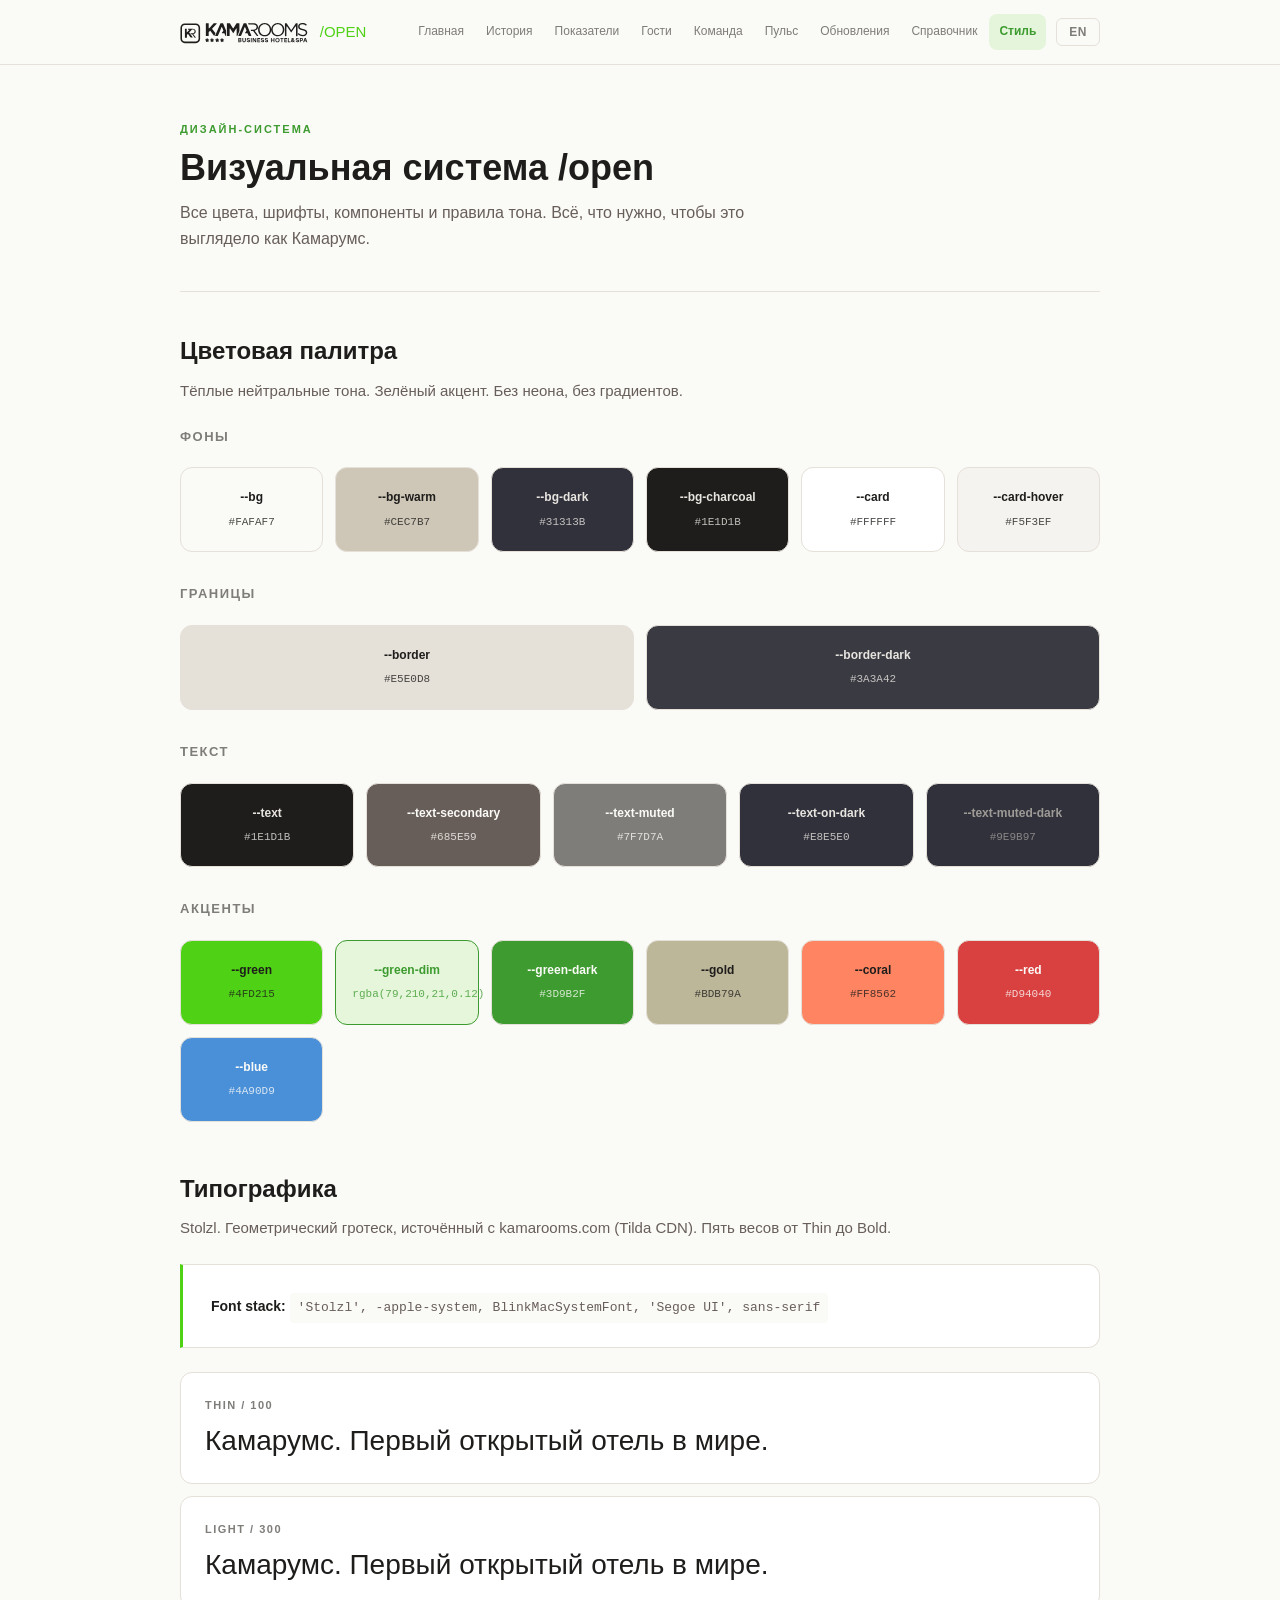
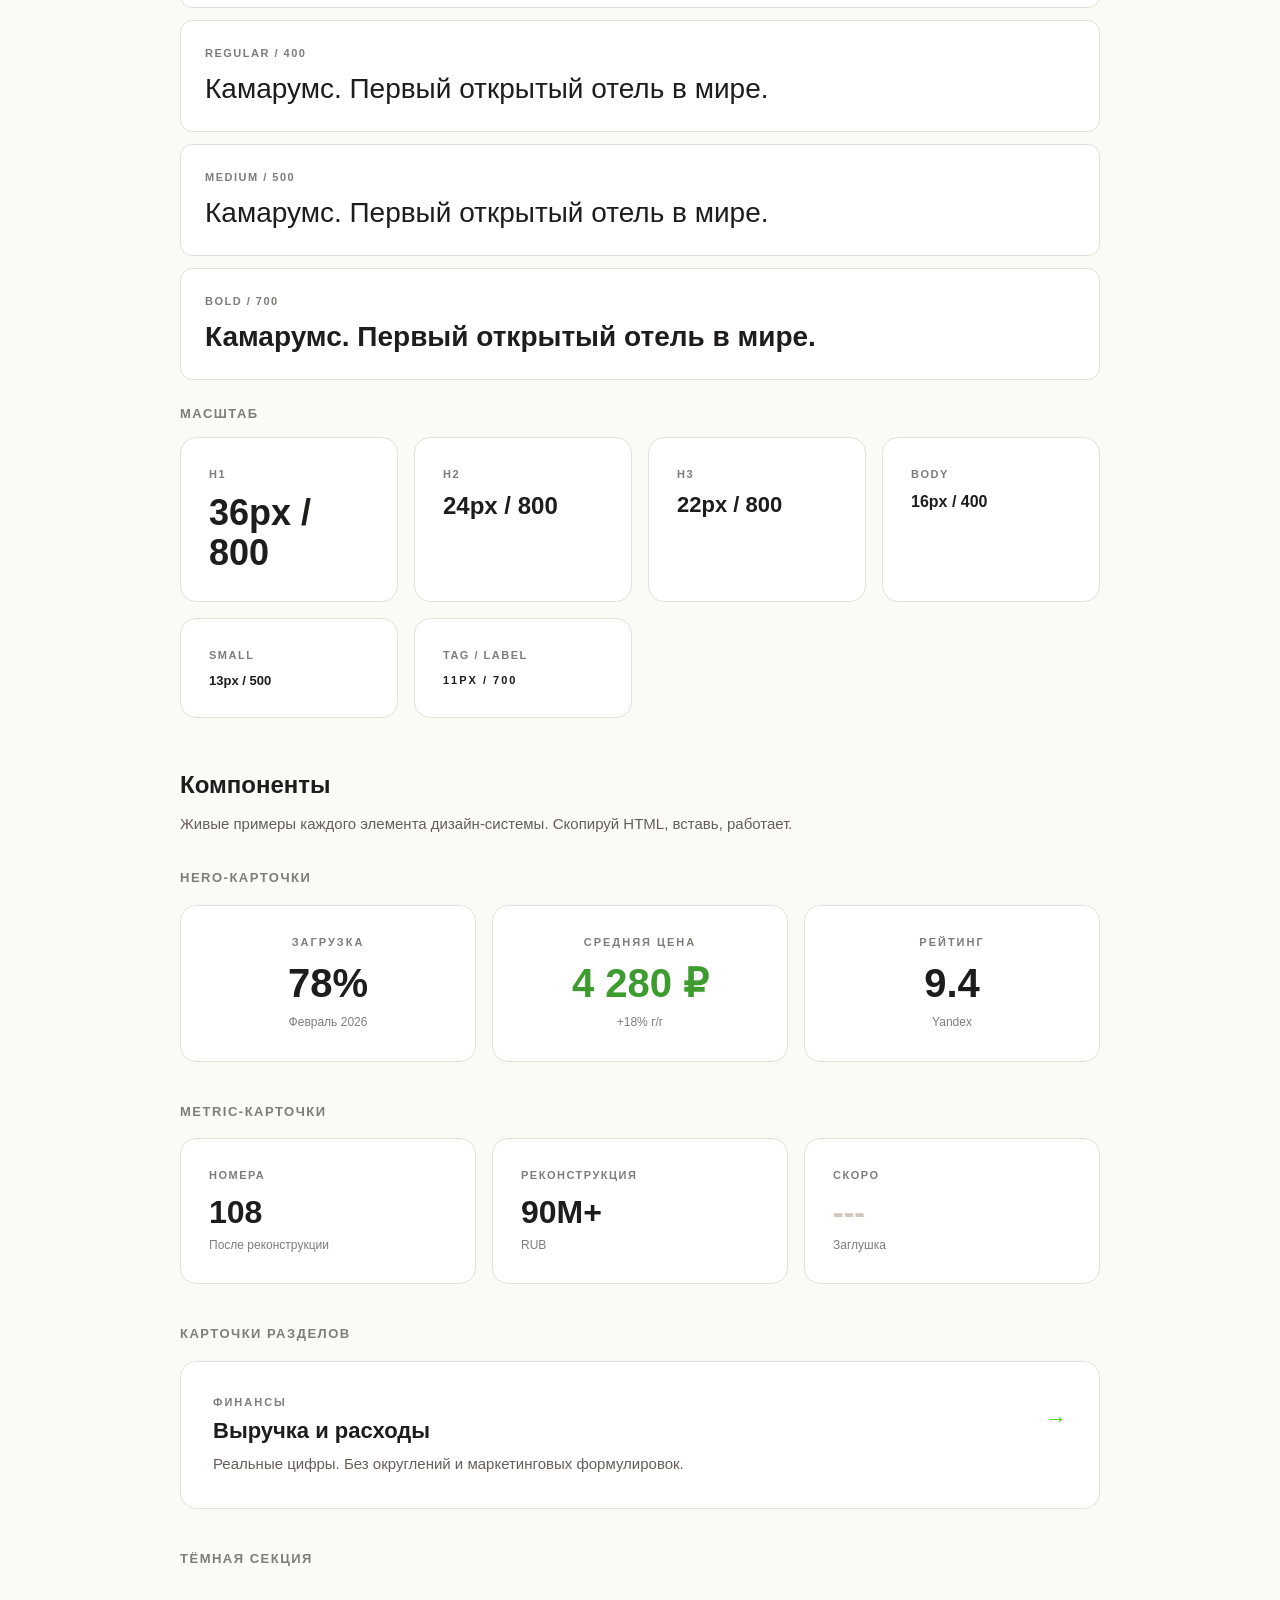
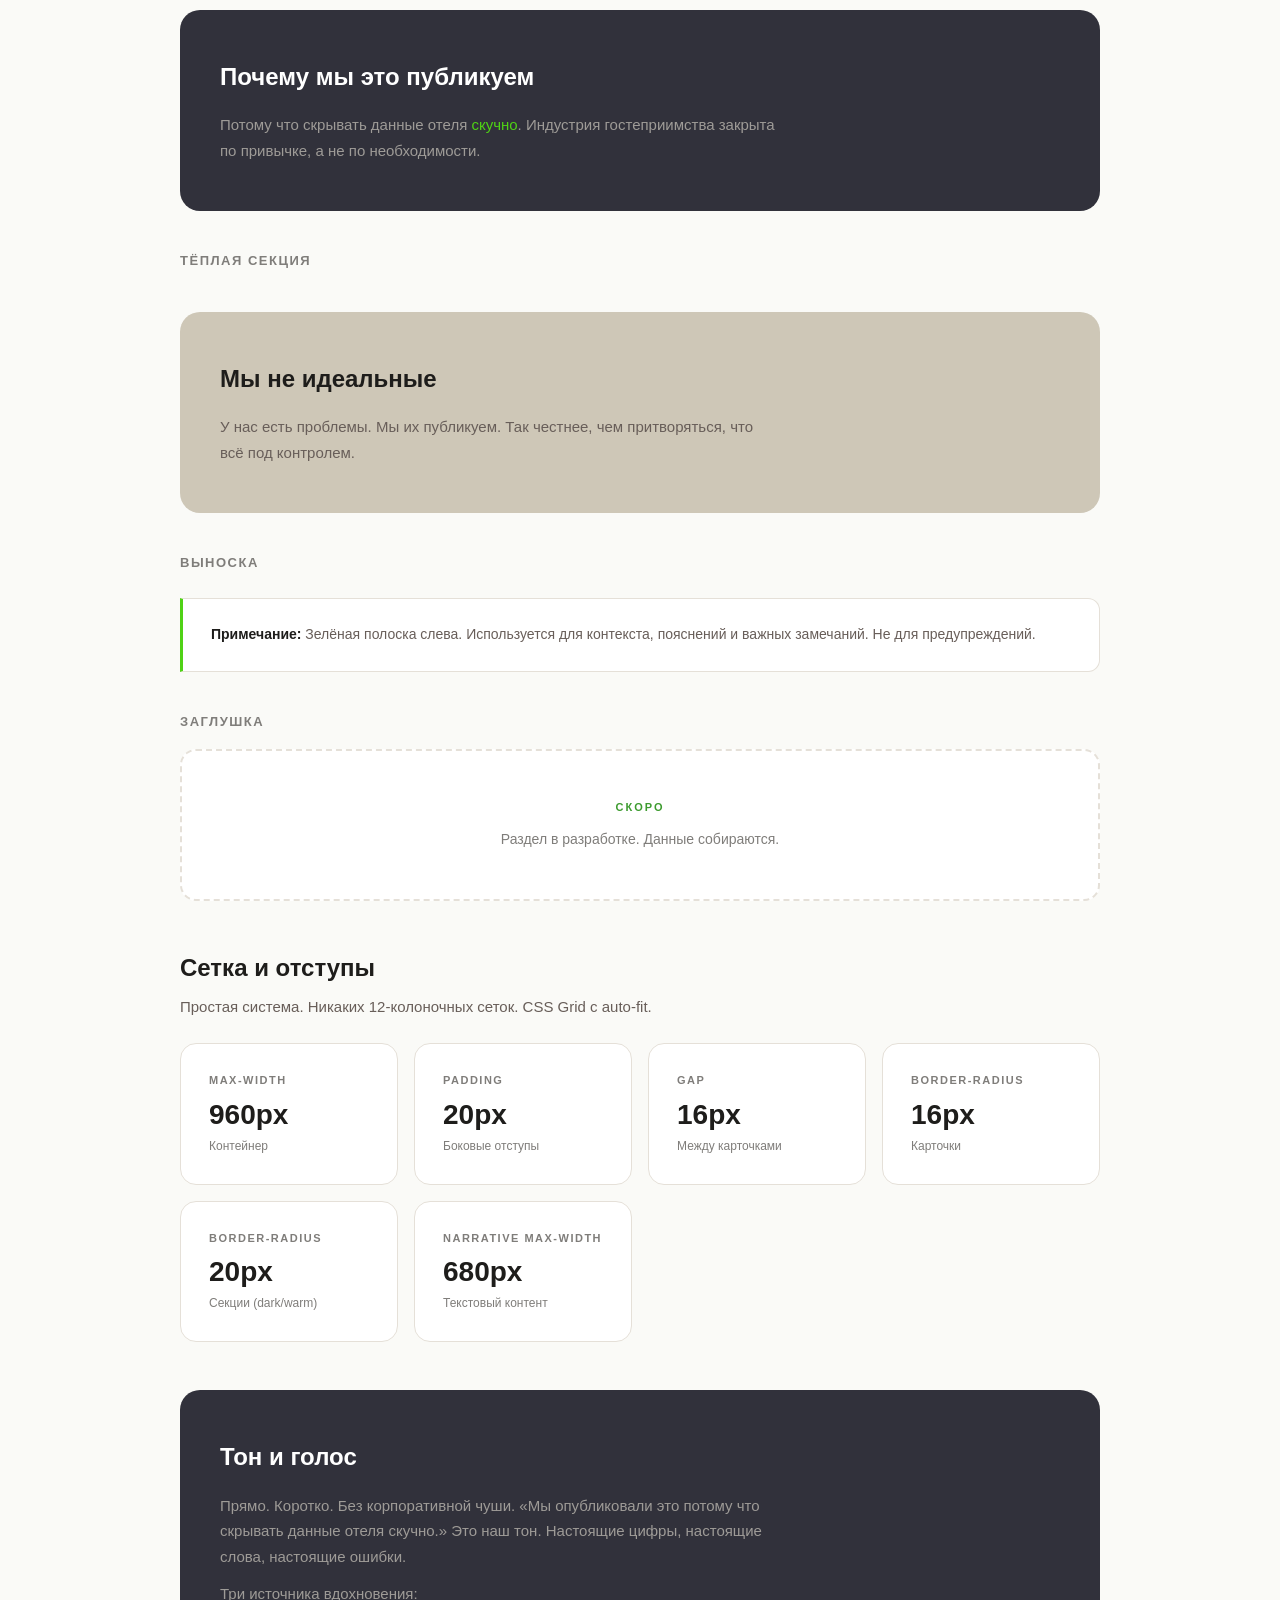
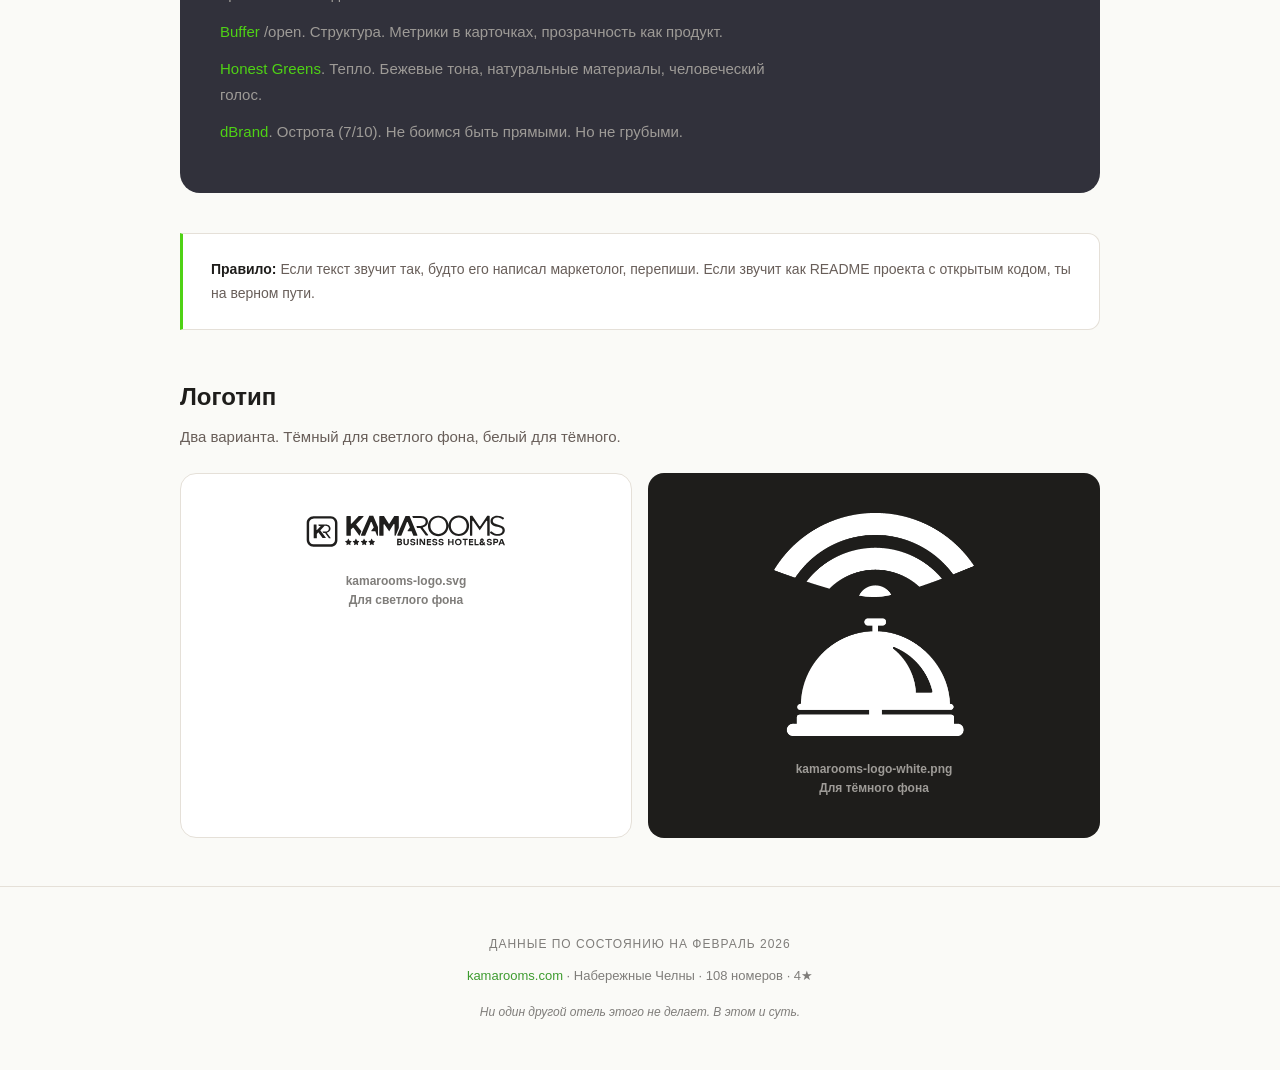
<file: brandguide.html>
<!DOCTYPE html>
<html lang="ru">
<head>
<meta charset="UTF-8">
<meta name="viewport" content="width=device-width, initial-scale=1.0">
<title>KamaRooms /open — Brand Guide</title>
<meta name="description" content="Visual identity and design system for the KamaRooms /open transparency dashboard.">
<link rel="icon" href="assets/favicon.ico">
<link rel="stylesheet" href="assets/style.css">
</head>
<body>

<nav>
  <div class="nav-inner">
    <a href="index.html" class="nav-brand">
      <img src="assets/kamarooms-logo.svg" alt="KamaRooms" style="height: 22px; display: inline-block; vertical-align: middle; margin-right: 6px;">
      <span>/open</span>
    </a>
    <div class="nav-links">
      <a href="index.html"><span lang="ru">Главная</span><span lang="en">Home</span></a>
      <a href="story.html"><span lang="ru">История</span><span lang="en">Story</span></a>
      <a href="performance.html"><span lang="ru">Показатели</span><span lang="en">Performance</span></a>
      <a href="guests.html"><span lang="ru">Гости</span><span lang="en">Guests</span></a>
      <a href="team.html"><span lang="ru">Команда</span><span lang="en">Team</span></a>
      <a href="pulse.html"><span lang="ru">Пульс</span><span lang="en">Pulse</span></a>
      <a href="updates.html"><span lang="ru">Обновления</span><span lang="en">Updates</span></a>
      <a href="handbook.html"><span lang="ru">Справочник</span><span lang="en">Handbook</span></a>
      <a href="brandguide.html" class="active"><span lang="ru">Стиль</span><span lang="en">Brand</span></a>
      <button class="lang-toggle" aria-label="Switch language">EN</button>
    </div>
  </div>
</nav>

<div class="container">

<!-- ── Page Header ── -->
<div class="page-header">
  <div class="tag"><span lang="ru">Дизайн-система</span><span lang="en">Design System</span></div>
  <h1><span lang="ru">Визуальная система /open</span><span lang="en">/open Visual Identity</span></h1>
  <p class="subtitle">
    <span lang="ru">Все цвета, шрифты, компоненты и правила тона. Всё, что нужно, чтобы это выглядело как Камарумс.</span>
    <span lang="en">Every color, font, component, and tone rule. Everything needed to make it look like KamaRooms.</span>
  </p>
</div>

<!-- ══════════════════════════════════════════════ -->
<!-- 1. COLOR PALETTE                               -->
<!-- ══════════════════════════════════════════════ -->
<section style="margin-bottom: 48px;">
  <h2 style="font-size: 24px; font-weight: 800; margin-bottom: 8px;">
    <span lang="ru">Цветовая палитра</span><span lang="en">Color Palette</span>
  </h2>
  <p style="color: var(--text-secondary); font-size: 15px; margin-bottom: 24px;">
    <span lang="ru">Тёплые нейтральные тона. Зелёный акцент. Без неона, без градиентов.</span>
    <span lang="en">Warm neutrals. Green accent. No neon, no gradients.</span>
  </p>

  <!-- Backgrounds -->
  <h3 style="font-size: 13px; font-weight: 700; text-transform: uppercase; letter-spacing: 1.5px; color: var(--text-muted); margin-bottom: 12px;">
    <span lang="ru">Фоны</span><span lang="en">Backgrounds</span>
  </h3>
  <div class="swatch-grid">
    <div class="swatch" style="background: #FAFAF7; color: #1E1D1B;">
      --bg<div class="hex">#FAFAF7</div>
    </div>
    <div class="swatch" style="background: #CEC7B7; color: #1E1D1B;">
      --bg-warm<div class="hex">#CEC7B7</div>
    </div>
    <div class="swatch" style="background: #31313B; color: #E8E5E0;">
      --bg-dark<div class="hex">#31313B</div>
    </div>
    <div class="swatch" style="background: #1E1D1B; color: #E8E5E0;">
      --bg-charcoal<div class="hex">#1E1D1B</div>
    </div>
    <div class="swatch" style="background: #FFFFFF; color: #1E1D1B;">
      --card<div class="hex">#FFFFFF</div>
    </div>
    <div class="swatch" style="background: #F5F3EF; color: #1E1D1B;">
      --card-hover<div class="hex">#F5F3EF</div>
    </div>
  </div>

  <!-- Borders -->
  <h3 style="font-size: 13px; font-weight: 700; text-transform: uppercase; letter-spacing: 1.5px; color: var(--text-muted); margin-bottom: 12px;">
    <span lang="ru">Границы</span><span lang="en">Borders</span>
  </h3>
  <div class="swatch-grid">
    <div class="swatch" style="background: #E5E0D8; color: #1E1D1B;">
      --border<div class="hex">#E5E0D8</div>
    </div>
    <div class="swatch" style="background: #3A3A42; color: #E8E5E0;">
      --border-dark<div class="hex">#3A3A42</div>
    </div>
  </div>

  <!-- Text -->
  <h3 style="font-size: 13px; font-weight: 700; text-transform: uppercase; letter-spacing: 1.5px; color: var(--text-muted); margin-bottom: 12px;">
    <span lang="ru">Текст</span><span lang="en">Text</span>
  </h3>
  <div class="swatch-grid">
    <div class="swatch" style="background: #1E1D1B; color: #E8E5E0;">
      --text<div class="hex">#1E1D1B</div>
    </div>
    <div class="swatch" style="background: #685E59; color: #FAFAF7;">
      --text-secondary<div class="hex">#685E59</div>
    </div>
    <div class="swatch" style="background: #7F7D7A; color: #FAFAF7;">
      --text-muted<div class="hex">#7F7D7A</div>
    </div>
    <div class="swatch" style="background: #31313B; color: #E8E5E0;">
      --text-on-dark<div class="hex">#E8E5E0</div>
    </div>
    <div class="swatch" style="background: #31313B; color: #9E9B97;">
      --text-muted-dark<div class="hex">#9E9B97</div>
    </div>
  </div>

  <!-- Accents -->
  <h3 style="font-size: 13px; font-weight: 700; text-transform: uppercase; letter-spacing: 1.5px; color: var(--text-muted); margin-bottom: 12px;">
    <span lang="ru">Акценты</span><span lang="en">Accents</span>
  </h3>
  <div class="swatch-grid">
    <div class="swatch" style="background: #4FD215; color: #1E1D1B;">
      --green<div class="hex">#4FD215</div>
    </div>
    <div class="swatch" style="background: rgba(79,210,21,0.12); color: #3D9B2F; border-color: #3D9B2F;">
      --green-dim<div class="hex">rgba(79,210,21,0.12)</div>
    </div>
    <div class="swatch" style="background: #3D9B2F; color: #FAFAF7;">
      --green-dark<div class="hex">#3D9B2F</div>
    </div>
    <div class="swatch" style="background: #BDB79A; color: #1E1D1B;">
      --gold<div class="hex">#BDB79A</div>
    </div>
    <div class="swatch" style="background: #FF8562; color: #1E1D1B;">
      --coral<div class="hex">#FF8562</div>
    </div>
    <div class="swatch" style="background: #D94040; color: #FAFAF7;">
      --red<div class="hex">#D94040</div>
    </div>
    <div class="swatch" style="background: #4A90D9; color: #FAFAF7;">
      --blue<div class="hex">#4A90D9</div>
    </div>
  </div>
</section>

<!-- ══════════════════════════════════════════════ -->
<!-- 2. TYPOGRAPHY                                  -->
<!-- ══════════════════════════════════════════════ -->
<section style="margin-bottom: 48px;">
  <h2 style="font-size: 24px; font-weight: 800; margin-bottom: 8px;">
    <span lang="ru">Типографика</span><span lang="en">Typography</span>
  </h2>
  <p style="color: var(--text-secondary); font-size: 15px; margin-bottom: 24px;">
    <span lang="ru">Stolzl. Геометрический гротеск, источённый с kamarooms.com (Tilda CDN). Пять весов от Thin до Bold.</span>
    <span lang="en">Stolzl. Geometric sans-serif, sourced from kamarooms.com (Tilda CDN). Five weights from Thin to Bold.</span>
  </p>

  <div class="callout" style="margin-bottom: 24px;">
    <strong>Font stack:</strong>
    <code style="font-size: 13px; background: var(--bg); padding: 4px 8px; border-radius: 4px; display: inline-block; margin-top: 4px;">
      'Stolzl', -apple-system, BlinkMacSystemFont, 'Segoe UI', sans-serif
    </code>
  </div>

  <div class="font-sample">
    <div class="weight-label">Thin / 100</div>
    <p style="font-weight: 100; font-size: 28px; line-height: 1.3;">
      <span lang="ru">Камарумс. Первый открытый отель в мире.</span>
      <span lang="en">KamaRooms. The world's first open hotel.</span>
    </p>
  </div>

  <div class="font-sample">
    <div class="weight-label">Light / 300</div>
    <p style="font-weight: 300; font-size: 28px; line-height: 1.3;">
      <span lang="ru">Камарумс. Первый открытый отель в мире.</span>
      <span lang="en">KamaRooms. The world's first open hotel.</span>
    </p>
  </div>

  <div class="font-sample">
    <div class="weight-label">Regular / 400</div>
    <p style="font-weight: 400; font-size: 28px; line-height: 1.3;">
      <span lang="ru">Камарумс. Первый открытый отель в мире.</span>
      <span lang="en">KamaRooms. The world's first open hotel.</span>
    </p>
  </div>

  <div class="font-sample">
    <div class="weight-label">Medium / 500</div>
    <p style="font-weight: 500; font-size: 28px; line-height: 1.3;">
      <span lang="ru">Камарумс. Первый открытый отель в мире.</span>
      <span lang="en">KamaRooms. The world's first open hotel.</span>
    </p>
  </div>

  <div class="font-sample">
    <div class="weight-label">Bold / 700</div>
    <p style="font-weight: 700; font-size: 28px; line-height: 1.3;">
      <span lang="ru">Камарумс. Первый открытый отель в мире.</span>
      <span lang="en">KamaRooms. The world's first open hotel.</span>
    </p>
  </div>

  <div style="margin-top: 24px;">
    <h3 style="font-size: 13px; font-weight: 700; text-transform: uppercase; letter-spacing: 1.5px; color: var(--text-muted); margin-bottom: 12px;">
      <span lang="ru">Масштаб</span><span lang="en">Scale</span>
    </h3>
    <div class="metric-grid">
      <div class="metric-card">
        <div class="label">H1</div>
        <div class="value" style="font-size: 36px;">36px / 800</div>
      </div>
      <div class="metric-card">
        <div class="label">H2</div>
        <div class="value" style="font-size: 24px;">24px / 800</div>
      </div>
      <div class="metric-card">
        <div class="label">H3</div>
        <div class="value" style="font-size: 22px;">22px / 800</div>
      </div>
      <div class="metric-card">
        <div class="label">Body</div>
        <div class="value" style="font-size: 16px;">16px / 400</div>
      </div>
      <div class="metric-card">
        <div class="label">Small</div>
        <div class="value" style="font-size: 13px;">13px / 500</div>
      </div>
      <div class="metric-card">
        <div class="label">Tag / Label</div>
        <div class="value" style="font-size: 11px; text-transform: uppercase; letter-spacing: 2px;">11px / 700</div>
      </div>
    </div>
  </div>
</section>

<!-- ══════════════════════════════════════════════ -->
<!-- 3. COMPONENT PATTERNS                          -->
<!-- ══════════════════════════════════════════════ -->
<section style="margin-bottom: 48px;">
  <h2 style="font-size: 24px; font-weight: 800; margin-bottom: 8px;">
    <span lang="ru">Компоненты</span><span lang="en">Components</span>
  </h2>
  <p style="color: var(--text-secondary); font-size: 15px; margin-bottom: 32px;">
    <span lang="ru">Живые примеры каждого элемента дизайн-системы. Скопируй HTML, вставь, работает.</span>
    <span lang="en">Live examples of every design system element. Copy the HTML, paste, it works.</span>
  </p>

  <!-- Hero Cards -->
  <h3 style="font-size: 13px; font-weight: 700; text-transform: uppercase; letter-spacing: 1.5px; color: var(--text-muted); margin-bottom: 16px;">
    <span lang="ru">Hero-карточки</span><span lang="en">Hero Cards</span>
  </h3>
  <div class="hero-grid" style="margin-bottom: 40px;">
    <div class="hero-card">
      <div class="label"><span lang="ru">Загрузка</span><span lang="en">Occupancy</span></div>
      <div class="value">78%</div>
      <div class="context"><span lang="ru">Февраль 2026</span><span lang="en">February 2026</span></div>
    </div>
    <div class="hero-card">
      <div class="label"><span lang="ru">Средняя цена</span><span lang="en">ADR</span></div>
      <div class="value" style="color: var(--green-dark);">4 280 &#8381;</div>
      <div class="context"><span lang="ru">+18% г/г</span><span lang="en">+18% YoY</span></div>
    </div>
    <div class="hero-card">
      <div class="label"><span lang="ru">Рейтинг</span><span lang="en">Rating</span></div>
      <div class="value">9.4</div>
      <div class="context">Yandex</div>
    </div>
  </div>

  <!-- Metric Cards -->
  <h3 style="font-size: 13px; font-weight: 700; text-transform: uppercase; letter-spacing: 1.5px; color: var(--text-muted); margin-bottom: 16px;">
    <span lang="ru">Metric-карточки</span><span lang="en">Metric Cards</span>
  </h3>
  <div class="metric-grid" style="margin-bottom: 40px;">
    <div class="metric-card">
      <div class="label"><span lang="ru">Номера</span><span lang="en">Rooms</span></div>
      <div class="value">108</div>
      <div class="sublabel"><span lang="ru">После реконструкции</span><span lang="en">Post-reconstruction</span></div>
    </div>
    <div class="metric-card">
      <div class="label"><span lang="ru">Реконструкция</span><span lang="en">Rebuild Cost</span></div>
      <div class="value">90M+</div>
      <div class="sublabel">RUB</div>
    </div>
    <div class="metric-card placeholder">
      <div class="label"><span lang="ru">Скоро</span><span lang="en">Coming</span></div>
      <div class="value">---</div>
      <div class="sublabel"><span lang="ru">Заглушка</span><span lang="en">Placeholder state</span></div>
    </div>
  </div>

  <!-- Section Card -->
  <h3 style="font-size: 13px; font-weight: 700; text-transform: uppercase; letter-spacing: 1.5px; color: var(--text-muted); margin-bottom: 16px;">
    <span lang="ru">Карточки разделов</span><span lang="en">Section Cards</span>
  </h3>
  <a href="#" class="section-card" style="margin-bottom: 40px;" onclick="return false;">
    <div class="section-card-header">
      <div>
        <div class="tag"><span lang="ru">Финансы</span><span lang="en">Financials</span></div>
        <h3><span lang="ru">Выручка и расходы</span><span lang="en">Revenue and Costs</span></h3>
      </div>
      <span class="arrow">&rarr;</span>
    </div>
    <p><span lang="ru">Реальные цифры. Без округлений и маркетинговых формулировок.</span><span lang="en">Real numbers. No rounding, no marketing spin.</span></p>
  </a>

  <!-- Dark Section -->
  <h3 style="font-size: 13px; font-weight: 700; text-transform: uppercase; letter-spacing: 1.5px; color: var(--text-muted); margin-bottom: 16px;">
    <span lang="ru">Тёмная секция</span><span lang="en">Dark Section</span>
  </h3>
  <div class="dark-section" style="margin-bottom: 40px;">
    <h3><span lang="ru">Почему мы это публикуем</span><span lang="en">Why we publish this</span></h3>
    <p><span lang="ru">Потому что скрывать данные отеля <span class="accent">скучно</span>. Индустрия гостеприимства закрыта по привычке, а не по необходимости.</span><span lang="en">Because hiding hotel data is <span class="accent">boring</span>. Hospitality is closed by habit, not necessity.</span></p>
  </div>

  <!-- Warm Section -->
  <h3 style="font-size: 13px; font-weight: 700; text-transform: uppercase; letter-spacing: 1.5px; color: var(--text-muted); margin-bottom: 16px;">
    <span lang="ru">Тёплая секция</span><span lang="en">Warm Section</span>
  </h3>
  <div class="warm-section" style="margin-bottom: 40px;">
    <h3><span lang="ru">Мы не идеальные</span><span lang="en">We are not perfect</span></h3>
    <p><span lang="ru">У нас есть проблемы. Мы их публикуем. Так честнее, чем притворяться, что всё под контролем.</span><span lang="en">We have problems. We publish them. That is more honest than pretending everything is under control.</span></p>
  </div>

  <!-- Callout Box -->
  <h3 style="font-size: 13px; font-weight: 700; text-transform: uppercase; letter-spacing: 1.5px; color: var(--text-muted); margin-bottom: 16px;">
    <span lang="ru">Выноска</span><span lang="en">Callout Box</span>
  </h3>
  <div class="callout" style="margin-bottom: 40px;">
    <strong><span lang="ru">Примечание:</span><span lang="en">Note:</span></strong>
    <span lang="ru">Зелёная полоска слева. Используется для контекста, пояснений и важных замечаний. Не для предупреждений.</span>
    <span lang="en">Green left border. Used for context, clarifications, and important notes. Not for warnings.</span>
  </div>

  <!-- Coming Soon -->
  <h3 style="font-size: 13px; font-weight: 700; text-transform: uppercase; letter-spacing: 1.5px; color: var(--text-muted); margin-bottom: 16px;">
    <span lang="ru">Заглушка</span><span lang="en">Placeholder</span>
  </h3>
  <div class="coming-soon" style="margin-bottom: 40px;">
    <div class="label"><span lang="ru">Скоро</span><span lang="en">Coming Soon</span></div>
    <p><span lang="ru">Раздел в разработке. Данные собираются.</span><span lang="en">Section under development. Data is being collected.</span></p>
  </div>
</section>

<!-- ══════════════════════════════════════════════ -->
<!-- 4. SPACING & LAYOUT                            -->
<!-- ══════════════════════════════════════════════ -->
<section style="margin-bottom: 48px;">
  <h2 style="font-size: 24px; font-weight: 800; margin-bottom: 8px;">
    <span lang="ru">Сетка и отступы</span><span lang="en">Spacing &amp; Layout</span>
  </h2>
  <p style="color: var(--text-secondary); font-size: 15px; margin-bottom: 24px;">
    <span lang="ru">Простая система. Никаких 12-колоночных сеток. CSS Grid с auto-fit.</span>
    <span lang="en">Simple system. No 12-column grids. CSS Grid with auto-fit.</span>
  </p>

  <div class="metric-grid">
    <div class="metric-card">
      <div class="label">max-width</div>
      <div class="value" style="font-size: 28px;">960px</div>
      <div class="sublabel"><span lang="ru">Контейнер</span><span lang="en">Container</span></div>
    </div>
    <div class="metric-card">
      <div class="label">padding</div>
      <div class="value" style="font-size: 28px;">20px</div>
      <div class="sublabel"><span lang="ru">Боковые отступы</span><span lang="en">Side padding</span></div>
    </div>
    <div class="metric-card">
      <div class="label">gap</div>
      <div class="value" style="font-size: 28px;">16px</div>
      <div class="sublabel"><span lang="ru">Между карточками</span><span lang="en">Between cards</span></div>
    </div>
    <div class="metric-card">
      <div class="label">border-radius</div>
      <div class="value" style="font-size: 28px;">16px</div>
      <div class="sublabel"><span lang="ru">Карточки</span><span lang="en">Cards</span></div>
    </div>
    <div class="metric-card">
      <div class="label">border-radius</div>
      <div class="value" style="font-size: 28px;">20px</div>
      <div class="sublabel"><span lang="ru">Секции (dark/warm)</span><span lang="en">Sections (dark/warm)</span></div>
    </div>
    <div class="metric-card">
      <div class="label">narrative max-width</div>
      <div class="value" style="font-size: 28px;">680px</div>
      <div class="sublabel"><span lang="ru">Текстовый контент</span><span lang="en">Text content</span></div>
    </div>
  </div>
</section>

<!-- ══════════════════════════════════════════════ -->
<!-- 5. TONE OF VOICE                               -->
<!-- ══════════════════════════════════════════════ -->
<div class="dark-section">
  <h3><span lang="ru">Тон и голос</span><span lang="en">Tone of Voice</span></h3>
  <p><span lang="ru">Прямо. Коротко. Без корпоративной чуши. «Мы опубликовали это потому что скрывать данные отеля скучно.» Это наш тон. Настоящие цифры, настоящие слова, настоящие ошибки.</span><span lang="en">Direct. Punchy. No corporate BS. "We published this because hiding hotel data is boring." That is our tone. Real numbers, real words, real mistakes.</span></p>
  <p><span lang="ru">Три источника вдохновения:</span><span lang="en">Three design inspirations:</span></p>
  <p>
    <span lang="ru"><span class="accent">Buffer</span> /open. Структура. Метрики в карточках, прозрачность как продукт.</span>
    <span lang="en"><span class="accent">Buffer</span> /open. Structure. Metrics in cards, transparency as product.</span>
  </p>
  <p>
    <span lang="ru"><span class="accent">Honest Greens</span>. Тепло. Бежевые тона, натуральные материалы, человеческий голос.</span>
    <span lang="en"><span class="accent">Honest Greens</span>. Warmth. Beige tones, natural textures, human voice.</span>
  </p>
  <p>
    <span lang="ru"><span class="accent">dBrand</span>. Острота (7/10). Не боимся быть прямыми. Но не грубыми.</span>
    <span lang="en"><span class="accent">dBrand</span>. Edge (7/10). Not afraid to be direct. But not rude.</span>
  </p>
</div>

<div class="callout" style="margin: 24px 0 48px;">
  <strong><span lang="ru">Правило:</span><span lang="en">Rule:</span></strong>
  <span lang="ru">Если текст звучит так, будто его написал маркетолог, перепиши. Если звучит как README проекта с открытым кодом, ты на верном пути.</span>
  <span lang="en">If the text sounds like a marketer wrote it, rewrite. If it sounds like an open-source project README, you are on the right track.</span>
</div>

<!-- ══════════════════════════════════════════════ -->
<!-- 6. LOGO USAGE                                  -->
<!-- ══════════════════════════════════════════════ -->
<section style="margin-bottom: 48px;">
  <h2 style="font-size: 24px; font-weight: 800; margin-bottom: 8px;">
    <span lang="ru">Логотип</span><span lang="en">Logo Usage</span>
  </h2>
  <p style="color: var(--text-secondary); font-size: 15px; margin-bottom: 24px;">
    <span lang="ru">Два варианта. Тёмный для светлого фона, белый для тёмного.</span>
    <span lang="en">Two variants. Dark for light backgrounds, white for dark backgrounds.</span>
  </p>

  <div style="display: grid; grid-template-columns: 1fr 1fr; gap: 16px;">
    <div style="background: var(--card); border: 1px solid var(--border); border-radius: 16px; padding: 40px; text-align: center;">
      <img src="assets/kamarooms-logo.svg" alt="KamaRooms logo (dark)" style="max-width: 200px; margin-bottom: 16px;">
      <div style="font-size: 12px; color: var(--text-muted); font-weight: 600;">
        kamarooms-logo.svg
        <br><span lang="ru">Для светлого фона</span><span lang="en">For light backgrounds</span>
      </div>
    </div>
    <div style="background: var(--bg-charcoal); border-radius: 16px; padding: 40px; text-align: center;">
      <img src="assets/kamarooms-logo-white.png" alt="KamaRooms logo (white)" style="max-width: 200px; margin-bottom: 16px;">
      <div style="font-size: 12px; color: var(--text-muted-dark); font-weight: 600;">
        kamarooms-logo-white.png
        <br><span lang="ru">Для тёмного фона</span><span lang="en">For dark backgrounds</span>
      </div>
    </div>
  </div>
</section>

</div>

<footer>
  <div class="freshness"><span lang="ru">Данные по состоянию на февраль 2026</span><span lang="en">Data as of February 2026</span></div>
  <p><a href="https://kamarooms.com">kamarooms.com</a> · <span lang="ru">Набережные Челны</span><span lang="en">Naberezhnye Chelny</span> · 108 <span lang="ru">номеров</span><span lang="en">rooms</span> · 4&#9733;</p>
  <p class="tagline"><span lang="ru">Ни один другой отель этого не делает. В этом и суть.</span><span lang="en">No other hotel does this. That's the point.</span></p>
</footer>

<script src="assets/i18n.js"></script>
</body>
</html>
</file>
<file: assets/style.css>
/* Stolzl — Kamarooms brand font (from kamarooms.com Tilda CDN) */
@font-face { font-family: 'Stolzl'; src: url('https://static.tildacdn.com/tild6561-3431-4337-b366-313134633462/Stolzl-Thin.woff') format('woff'); font-weight: 100; font-style: normal; font-display: swap; }
@font-face { font-family: 'Stolzl'; src: url('https://static.tildacdn.com/tild6561-6337-4461-b933-303864333239/Stolzl-Light.woff') format('woff'); font-weight: 300; font-style: normal; font-display: swap; }
@font-face { font-family: 'Stolzl'; src: url('https://static.tildacdn.com/tild3461-6461-4435-a464-626338343365/Stolzl-Regular.woff') format('woff'); font-weight: 400; font-style: normal; font-display: swap; }
@font-face { font-family: 'Stolzl'; src: url('https://static.tildacdn.com/tild3531-3636-4136-b336-326137663366/Stolzl-Medium.woff') format('woff'); font-weight: 500; font-style: normal; font-display: swap; }
@font-face { font-family: 'Stolzl'; src: url('https://static.tildacdn.com/tild3334-6234-4266-b234-333036306634/Stolzl-Bold.woff') format('woff'); font-weight: 700; font-style: normal; font-display: swap; }

/*
 * Design system: Kamarooms /Open
 * Palette + font sourced from kamarooms.com
 * Voice: Buffer structure + Honest Greens warmth + dBrand edge (7/10)
 */
:root {
  /* Kamarooms brand palette */
  --bg: #FAFAF7;
  --bg-warm: #CEC7B7;
  --bg-dark: #31313B;
  --bg-charcoal: #1E1D1B;
  --card: #FFFFFF;
  --card-hover: #F5F3EF;
  --border: #E5E0D8;
  --border-dark: #3A3A42;

  /* Text */
  --text: #1E1D1B;
  --text-secondary: #685E59;
  --text-muted: #7F7D7A;
  --text-on-dark: #E8E5E0;
  --text-muted-dark: #9E9B97;

  /* Accents */
  --green: #4FD215;
  --green-dim: rgba(79, 210, 21, 0.12);
  --green-dark: #3D9B2F;
  --gold: #BDB79A;
  --coral: #FF8562;
  --red: #D94040;
  --blue: #4A90D9;
}

* { margin: 0; padding: 0; box-sizing: border-box; }
html { scroll-behavior: smooth; }

body {
  font-family: 'Stolzl', -apple-system, BlinkMacSystemFont, 'Segoe UI', sans-serif;
  background: var(--bg);
  color: var(--text);
  line-height: 1.6;
  min-height: 100vh;
  font-size: 16px;
  -webkit-font-smoothing: antialiased;
}

.container { max-width: 960px; margin: 0 auto; padding: 0 20px; }

/* ── i18n ── */
body.lang-en [lang="ru"],
body.lang-ru [lang="en"] { display: none; }

/* ── Navigation ── */
nav {
  border-bottom: 1px solid var(--border);
  padding: 14px 0;
  position: sticky;
  top: 0;
  background: rgba(250, 250, 247, 0.92);
  backdrop-filter: blur(12px);
  -webkit-backdrop-filter: blur(12px);
  z-index: 100;
}
.nav-inner {
  max-width: 960px;
  margin: 0 auto;
  padding: 0 20px;
  display: flex;
  align-items: center;
  justify-content: space-between;
  gap: 16px;
}
.nav-brand {
  font-size: 15px;
  font-weight: 700;
  color: var(--text);
  text-decoration: none;
  letter-spacing: 1.5px;
  text-transform: uppercase;
  white-space: nowrap;
}
.nav-brand span {
  color: var(--green);
  font-weight: 500;
  letter-spacing: 0;
}
.nav-links {
  display: flex;
  gap: 2px;
  overflow-x: auto;
  -webkit-overflow-scrolling: touch;
  scrollbar-width: none;
  align-items: center;
}
.nav-links::-webkit-scrollbar { display: none; }
.nav-links a {
  color: var(--text-muted);
  text-decoration: none;
  font-size: 12px;
  font-weight: 500;
  padding: 6px 10px;
  border-radius: 8px;
  white-space: nowrap;
  transition: color 0.15s, background 0.15s;
  min-height: 36px;
  display: flex;
  align-items: center;
}
.nav-links a:hover { color: var(--text); background: var(--card-hover); }
.nav-links a.active { color: var(--green-dark); background: var(--green-dim); font-weight: 700; }

.lang-toggle {
  background: transparent;
  border: 1px solid var(--border);
  color: var(--text-muted);
  padding: 6px 12px;
  border-radius: 6px;
  font-size: 12px;
  font-weight: 600;
  font-family: inherit;
  cursor: pointer;
  transition: all 0.15s;
  white-space: nowrap;
  letter-spacing: 0.5px;
  margin-left: 8px;
  flex-shrink: 0;
}
.lang-toggle:hover {
  border-color: var(--text-muted);
  color: var(--text);
}

/* ── Hero cards ── */
.hero-grid {
  display: grid;
  grid-template-columns: repeat(auto-fit, minmax(180px, 1fr));
  gap: 16px;
  margin-bottom: 40px;
}
.hero-card {
  background: var(--card);
  border: 1px solid var(--border);
  border-radius: 16px;
  padding: 28px 24px;
  text-align: center;
  transition: transform 0.2s, box-shadow 0.2s;
}
.hero-card:hover {
  transform: translateY(-2px);
  box-shadow: 0 8px 24px rgba(30, 29, 27, 0.08);
}
.hero-card .label {
  color: var(--text-muted);
  font-size: 11px;
  font-weight: 700;
  text-transform: uppercase;
  letter-spacing: 2px;
  margin-bottom: 10px;
}
.hero-card .value {
  font-size: 40px;
  font-weight: 800;
  font-variant-numeric: tabular-nums;
  line-height: 1.1;
  color: var(--text);
}
.hero-card .context {
  color: var(--text-muted);
  font-size: 12px;
  margin-top: 8px;
}

/* ── Section cards (hub teasers) ── */
.section-card {
  background: var(--card);
  border: 1px solid var(--border);
  border-radius: 16px;
  padding: 32px;
  margin-bottom: 12px;
  text-decoration: none;
  color: var(--text);
  display: block;
  transition: transform 0.15s, box-shadow 0.2s, border-color 0.15s;
}
.section-card:hover {
  transform: translateY(-2px);
  box-shadow: 0 8px 24px rgba(30, 29, 27, 0.08);
  border-color: var(--bg-warm);
}
.section-card-header {
  display: flex;
  justify-content: space-between;
  align-items: center;
  margin-bottom: 8px;
}
.section-card .tag {
  font-size: 11px;
  font-weight: 700;
  text-transform: uppercase;
  letter-spacing: 2px;
  color: var(--text-muted);
  margin-bottom: 6px;
}
.section-card h3 {
  font-size: 22px;
  font-weight: 800;
  line-height: 1.2;
}
.section-card .arrow {
  color: var(--green);
  font-size: 22px;
  transition: transform 0.2s;
  flex-shrink: 0;
}
.section-card:hover .arrow { transform: translateX(6px); }
.section-card p {
  color: var(--text-secondary);
  font-size: 15px;
  line-height: 1.6;
}

/* ── Page headers ── */
.page-header {
  padding: 56px 0 40px;
  border-bottom: 1px solid var(--border);
  margin-bottom: 40px;
}
.page-header .tag {
  font-size: 11px;
  font-weight: 700;
  text-transform: uppercase;
  letter-spacing: 2px;
  color: var(--green-dark);
  margin-bottom: 8px;
}
.page-header h1 {
  font-size: 36px;
  font-weight: 800;
  line-height: 1.15;
  margin-bottom: 12px;
}
.page-header .subtitle {
  color: var(--text-secondary);
  font-size: 16px;
  max-width: 600px;
  line-height: 1.6;
}
.page-header .freshness {
  color: var(--text-muted);
  font-size: 12px;
  margin-top: 16px;
  text-transform: uppercase;
  letter-spacing: 1px;
}

/* ── Chart sections ── */
.chart-section {
  background: var(--card);
  border: 1px solid var(--border);
  border-radius: 16px;
  padding: 28px;
  margin-bottom: 24px;
}
.chart-section h3 {
  font-size: 13px;
  font-weight: 700;
  text-transform: uppercase;
  letter-spacing: 1.5px;
  color: var(--text-muted);
  margin-bottom: 20px;
}
.chart-controls {
  display: flex;
  justify-content: space-between;
  align-items: center;
  flex-wrap: wrap;
  gap: 12px;
  margin-bottom: 20px;
}
.chart-tabs {
  display: flex;
  gap: 6px;
  overflow-x: auto;
  -webkit-overflow-scrolling: touch;
}
.chart-tabs button {
  background: transparent;
  border: 1px solid var(--border);
  color: var(--text-muted);
  padding: 10px 18px;
  border-radius: 8px;
  font-size: 13px;
  font-weight: 500;
  font-family: inherit;
  cursor: pointer;
  transition: all 0.15s;
  white-space: nowrap;
  min-height: 44px;
}
.chart-tabs button.active {
  background: var(--bg-charcoal);
  color: white;
  border-color: var(--bg-charcoal);
  font-weight: 700;
}
.chart-tabs button:hover:not(.active) {
  border-color: var(--text-muted);
  color: var(--text);
}
.time-range select {
  background: var(--card);
  border: 1px solid var(--border);
  color: var(--text);
  padding: 10px 14px;
  border-radius: 8px;
  font-size: 13px;
  font-family: inherit;
  min-height: 44px;
  cursor: pointer;
}
.chart-wrapper {
  position: relative;
  height: 320px;
}

/* ── Metric cards ── */
.metric-grid {
  display: grid;
  grid-template-columns: repeat(auto-fit, minmax(200px, 1fr));
  gap: 16px;
  margin-bottom: 32px;
}
.metric-card {
  background: var(--card);
  border: 1px solid var(--border);
  border-radius: 16px;
  padding: 28px;
  transition: transform 0.15s, box-shadow 0.2s;
}
.metric-card:hover {
  transform: translateY(-1px);
  box-shadow: 0 4px 16px rgba(30, 29, 27, 0.06);
}
.metric-card .label {
  color: var(--text-muted);
  font-size: 11px;
  font-weight: 700;
  text-transform: uppercase;
  letter-spacing: 1.5px;
  margin-bottom: 10px;
}
.metric-card .value {
  font-size: 32px;
  font-weight: 800;
  font-variant-numeric: tabular-nums;
  line-height: 1.1;
}
.metric-card .sublabel {
  color: var(--text-muted);
  font-size: 12px;
  margin-top: 6px;
}
.metric-card.placeholder .value { color: var(--bg-warm); }

/* ── Rating badges ── */
.ratings-row {
  display: flex;
  gap: 32px;
  justify-content: center;
  flex-wrap: wrap;
}
.rating-badge { text-align: center; }
.rating-badge .platform {
  color: var(--text-muted);
  font-size: 11px;
  font-weight: 700;
  text-transform: uppercase;
  letter-spacing: 1px;
}
.rating-badge .score {
  font-size: 36px;
  font-weight: 800;
  color: var(--text);
}
.rating-badge .scale {
  color: var(--text-muted);
  font-size: 12px;
}

/* ── Fun fact cards ── */
.fact-grid {
  display: grid;
  grid-template-columns: repeat(auto-fit, minmax(260px, 1fr));
  gap: 16px;
  margin-bottom: 32px;
}
.fact-card {
  background: var(--card);
  border: 1px solid var(--border);
  border-radius: 16px;
  padding: 32px 24px;
  text-align: center;
  transition: transform 0.15s, box-shadow 0.2s;
}
.fact-card:hover {
  transform: translateY(-2px);
  box-shadow: 0 8px 24px rgba(30, 29, 27, 0.08);
}
.fact-card .emoji { font-size: 36px; margin-bottom: 12px; }
.fact-card .fact-value {
  font-size: 28px;
  font-weight: 800;
  color: var(--text);
  margin-bottom: 4px;
}
.fact-card .fact-label {
  font-size: 14px;
  font-weight: 500;
  color: var(--text-secondary);
}
.fact-card .fact-context {
  color: var(--text-muted);
  font-size: 12px;
  margin-top: 8px;
  font-style: italic;
}

/* ── Update cards ── */
.update-card {
  background: var(--card);
  border: 1px solid var(--border);
  border-radius: 16px;
  padding: 32px;
  margin-bottom: 12px;
  text-decoration: none;
  color: var(--text);
  display: block;
  transition: transform 0.15s, box-shadow 0.2s;
}
.update-card:hover {
  transform: translateY(-1px);
  box-shadow: 0 4px 16px rgba(30, 29, 27, 0.06);
}
.update-card .date {
  color: var(--green-dark);
  font-size: 12px;
  font-weight: 700;
  text-transform: uppercase;
  letter-spacing: 1.5px;
  margin-bottom: 8px;
}
.update-card h3 { font-size: 20px; font-weight: 700; margin-bottom: 8px; }
.update-card p { color: var(--text-secondary); font-size: 14px; }

/* ── Narrative content ── */
.narrative { max-width: 680px; }
.narrative h2 {
  font-size: 24px;
  font-weight: 800;
  margin: 40px 0 16px;
}
.narrative p {
  font-size: 16px;
  margin-bottom: 16px;
  line-height: 1.75;
  color: var(--text-secondary);
}
.narrative .kpi-table {
  width: 100%;
  border-collapse: collapse;
  margin: 28px 0;
  font-size: 14px;
}
.narrative .kpi-table th,
.narrative .kpi-table td {
  padding: 12px 16px;
  text-align: left;
  border-bottom: 1px solid var(--border);
}
.narrative .kpi-table th {
  color: var(--text-muted);
  font-weight: 700;
  text-transform: uppercase;
  font-size: 11px;
  letter-spacing: 1.5px;
}
.narrative .kpi-table .change-up { color: var(--green-dark); font-weight: 600; }
.narrative .kpi-table .change-down { color: var(--red); font-weight: 600; }

/* ── Dark sections ── */
.dark-section {
  background: var(--bg-dark);
  color: var(--text-on-dark);
  border-radius: 20px;
  padding: 48px 40px;
  margin: 40px 0;
}
.dark-section h3 {
  font-size: 24px;
  font-weight: 800;
  margin-bottom: 16px;
  color: white;
}
.dark-section p {
  color: var(--text-muted-dark);
  font-size: 15px;
  line-height: 1.7;
  max-width: 560px;
}
.dark-section p + p { margin-top: 12px; }
.dark-section .accent { color: var(--green); }

/* ── Warm section (beige band) ── */
.warm-section {
  background: var(--bg-warm);
  color: var(--text);
  border-radius: 20px;
  padding: 48px 40px;
  margin: 40px 0;
}
.warm-section h3 {
  font-size: 24px;
  font-weight: 800;
  margin-bottom: 16px;
}
.warm-section p {
  color: var(--text-secondary);
  font-size: 15px;
  line-height: 1.7;
  max-width: 560px;
}

/* ── Callout box ── */
.callout {
  background: var(--card);
  border: 1px solid var(--border);
  border-left: 3px solid var(--green);
  border-radius: 0 12px 12px 0;
  padding: 24px 28px;
  margin: 24px 0;
  font-size: 14px;
  line-height: 1.7;
  color: var(--text-secondary);
}
.callout strong { color: var(--text); }

/* ── Placeholder state ── */
.coming-soon {
  text-align: center;
  padding: 48px 24px;
  background: var(--card);
  border: 2px dashed var(--border);
  border-radius: 16px;
  margin-bottom: 24px;
}
.coming-soon .label {
  font-size: 11px;
  font-weight: 700;
  text-transform: uppercase;
  letter-spacing: 2px;
  margin-bottom: 12px;
  color: var(--green-dark);
}
.coming-soon p {
  color: var(--text-muted);
  font-size: 14px;
  max-width: 400px;
  margin: 0 auto;
  line-height: 1.6;
}

/* ── Brand guide specific ── */
.swatch-grid {
  display: grid;
  grid-template-columns: repeat(auto-fit, minmax(140px, 1fr));
  gap: 12px;
  margin: 20px 0 32px;
}
.swatch {
  border-radius: 12px;
  padding: 20px 16px;
  text-align: center;
  font-size: 12px;
  font-weight: 600;
  border: 1px solid var(--border);
}
.swatch .hex {
  font-family: monospace;
  font-size: 11px;
  font-weight: 400;
  margin-top: 6px;
  opacity: 0.8;
}
.font-sample {
  background: var(--card);
  border: 1px solid var(--border);
  border-radius: 12px;
  padding: 24px;
  margin-bottom: 12px;
}
.font-sample .weight-label {
  font-size: 11px;
  font-weight: 700;
  text-transform: uppercase;
  letter-spacing: 1.5px;
  color: var(--text-muted);
  margin-bottom: 8px;
}

/* ── Team page: language pills ── */
.lang-pill {
  background: rgba(255,255,255,0.5);
  padding: 14px 24px;
  border-radius: 10px;
  font-size: 15px;
  font-weight: 500;
}
.lang-pill-note {
  color: var(--text-secondary);
  font-weight: 400;
}

/* ── Handbook: TOC ── */
.toc-card {
  background: var(--card);
  border: 1px solid var(--border);
  border-radius: 16px;
  padding: 32px;
  margin: 32px 0;
}
.toc-label {
  font-size: 11px;
  font-weight: 700;
  text-transform: uppercase;
  letter-spacing: 2px;
  color: var(--text-muted);
  margin-bottom: 16px;
}
.toc-grid {
  display: grid;
  gap: 8px;
}
.toc-link {
  color: var(--text);
  text-decoration: none;
  font-size: 15px;
  font-weight: 500;
  padding: 8px 0;
  border-bottom: 1px solid var(--border);
  display: flex;
  justify-content: space-between;
  align-items: center;
}
.toc-link-last { border-bottom: none; }
.toc-arrow { color: var(--green); }

/* ── Handbook: sections ── */
.handbook-section { padding-top: 40px; }
.handbook-section-dark { padding-top: 0; }
.handbook-version-badge {
  margin-top: 20px;
  padding: 12px 20px;
  background: var(--green-dim);
  border-radius: 10px;
  font-size: 13px;
  color: var(--text-secondary);
  display: inline-block;
}
.section-number {
  font-size: 11px;
  font-weight: 700;
  text-transform: uppercase;
  letter-spacing: 3px;
  color: var(--green-dark);
  margin-bottom: 8px;
}
.section-number-green {
  font-size: 11px;
  font-weight: 700;
  text-transform: uppercase;
  letter-spacing: 3px;
  color: var(--green);
  margin-bottom: 24px;
}
.section-heading { margin-top: 0; }

/* ── Handbook: values grid ── */
.values-grid {
  display: grid;
  gap: 28px;
  margin-top: 28px;
}
.value-title {
  font-weight: 700;
  color: white;
  font-size: 17px;
  margin-bottom: 6px;
}
.value-desc {
  color: var(--text-muted-dark);
  font-size: 14px;
  line-height: 1.7;
}

/* ── Handbook: systems list ── */
.systems-list {
  display: grid;
  gap: 12px;
  margin-top: 20px;
}
.system-row {
  background: var(--card);
  border: 1px solid var(--border);
  border-radius: 12px;
  padding: 20px 24px;
  display: flex;
  justify-content: space-between;
  align-items: center;
}
.system-name {
  font-weight: 700;
  font-size: 15px;
}
.system-desc {
  color: var(--text-muted);
  font-size: 13px;
}
.system-note {
  font-size: 12px;
  color: var(--text-muted);
  font-weight: 500;
}
.system-note-new {
  color: var(--green-dark);
}

/* ── Handbook: rituals ── */
.rituals-grid {
  display: grid;
  grid-template-columns: repeat(auto-fit, minmax(240px, 1fr));
  gap: 16px;
  margin-top: 20px;
}
.ritual-card {
  background: var(--card);
  border: 1px solid var(--border);
  border-radius: 16px;
  padding: 28px 24px;
  text-align: center;
}
.ritual-emoji { font-size: 32px; margin-bottom: 12px; }
.ritual-title {
  font-size: 16px;
  font-weight: 700;
  margin-bottom: 8px;
}
.ritual-desc {
  font-size: 14px;
  color: var(--text-secondary);
  line-height: 1.6;
}

/* ── Handbook: career grid ── */
.career-grid {
  display: grid;
  gap: 28px;
  margin-top: 28px;
}
.career-title {
  font-weight: 700;
  color: white;
  font-size: 17px;
  margin-bottom: 6px;
}
.career-desc {
  color: var(--text-muted-dark);
  font-size: 14px;
  line-height: 1.7;
}

/* ── Handbook: benefits grid ── */
.benefits-grid {
  display: grid;
  grid-template-columns: repeat(auto-fit, minmax(220px, 1fr));
  gap: 24px;
  margin-top: 24px;
}
.benefit-title {
  font-weight: 700;
  font-size: 16px;
  margin-bottom: 6px;
}
.benefit-desc {
  font-size: 14px;
  color: var(--text-secondary);
  line-height: 1.7;
}
.section-number-muted {
  font-size: 11px;
  font-weight: 700;
  text-transform: uppercase;
  letter-spacing: 3px;
  color: var(--text-muted);
  margin-bottom: 8px;
}
.handbook-section-warm { padding-top: 0; }
.cta-link {
  display: inline-block;
  color: var(--green-dark);
  font-weight: 700;
  font-size: 16px;
  text-decoration: none;
  padding: 12px 28px;
  border: 2px solid var(--green-dark);
  border-radius: 12px;
  transition: background 0.15s, color 0.15s;
}
.cta-link:hover {
  background: var(--green-dark);
  color: white;
}

/* ── Handbook: KamaLab note ── */
.kamalab-note {
  margin-top: 24px;
  padding: 16px 24px;
  background: var(--green-dim);
  border-radius: 12px;
  font-size: 14px;
  color: var(--text-secondary);
  text-align: center;
}

/* ── Footer ── */
footer {
  text-align: center;
  padding: 48px 0;
  border-top: 1px solid var(--border);
  margin-top: 48px;
}
footer .freshness {
  color: var(--text-muted);
  font-size: 12px;
  text-transform: uppercase;
  letter-spacing: 1px;
  margin-bottom: 12px;
}
footer p { color: var(--text-muted); font-size: 13px; }
footer a { color: var(--green-dark); text-decoration: none; font-weight: 500; }
footer a:hover { text-decoration: underline; }
footer .tagline {
  font-size: 12px;
  color: var(--text-muted);
  margin-top: 16px;
  font-style: italic;
}

/* ── Responsive ── */
@media (max-width: 640px) {
  .page-header h1 { font-size: 28px; }
  .hero-card .value { font-size: 32px; }
  .dark-section, .warm-section { padding: 32px 24px; border-radius: 16px; }
  .section-card { padding: 24px; }
  .chart-wrapper { height: 260px; }
}

@media (max-width: 1024px) and (min-width: 641px) {
  h1 { font-size: 36px; }
  .hero-grid { grid-template-columns: repeat(2, 1fr); }
  .metric-grid { grid-template-columns: repeat(2, 1fr); }
  .fact-grid { grid-template-columns: repeat(2, 1fr); }
}
</file>
